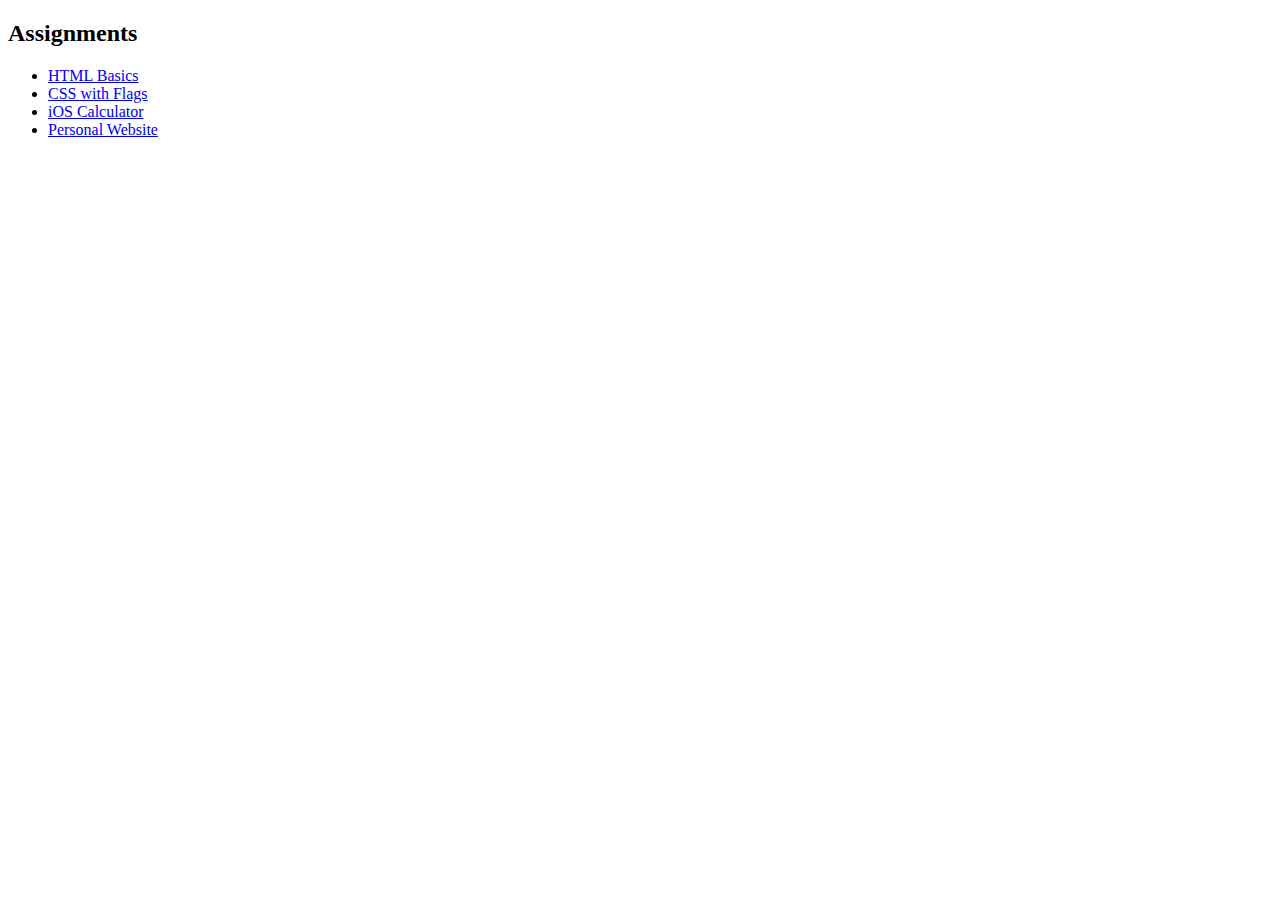
<file: index.html>
<!DOCTYPE html>
<html>
    <head>

    </head>
    <body>
        <h2>Assignments</h2>
        <ul>
            <li><a href='hw2/assign1p1.html'>HTML Basics</a></li>
            <li><a href='hw3/CSSHomework/CSShomework.html'>CSS with Flags</a></li>
            <li><a href='calc/index.html'>iOS Calculator</a></li>
            <li><a href='personal_website/index.html'> Personal Website</a></li>
        </ul>
    </body>
</html>
</file>
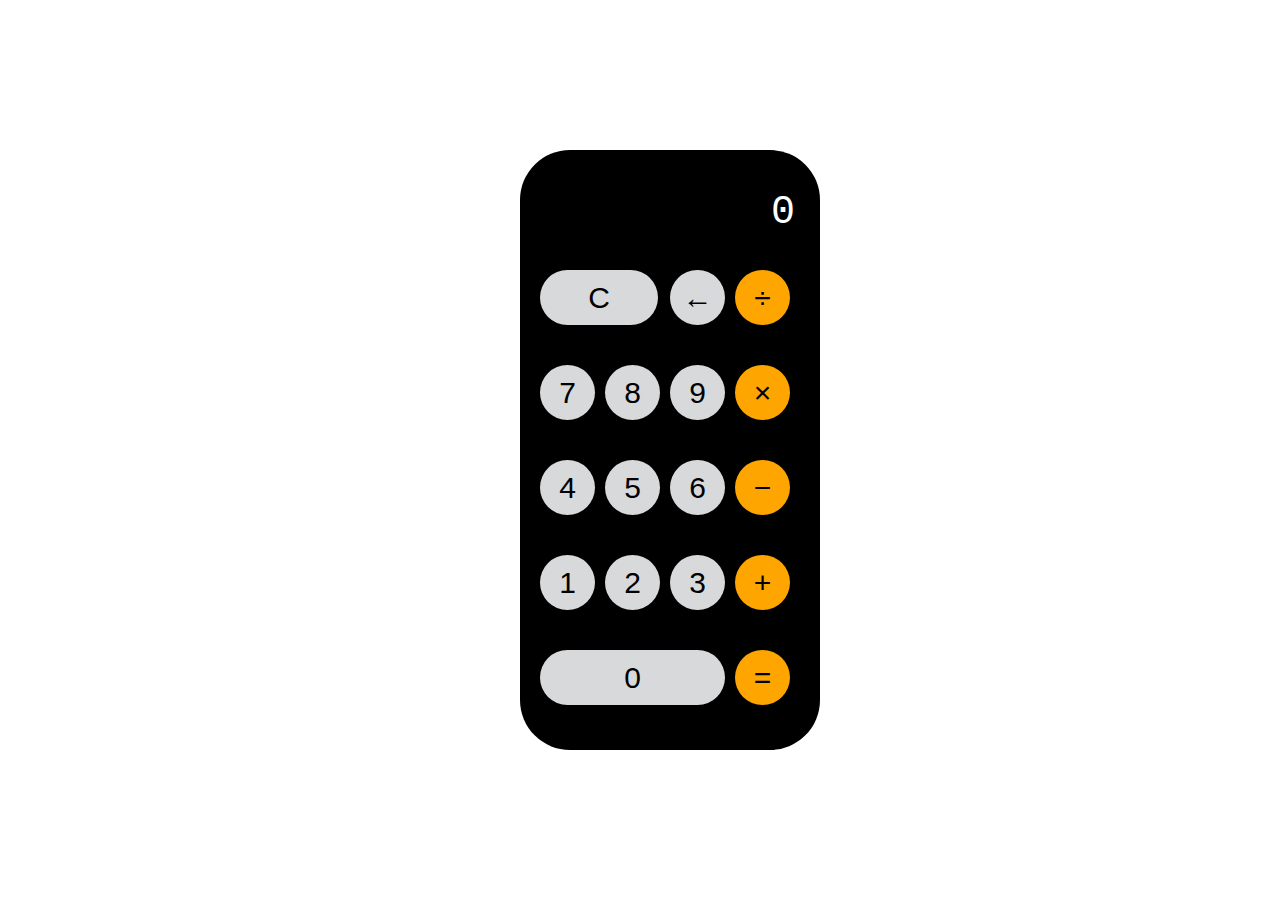
<file: calc/index.html>
<!DOCTYPE html>
<html lang="en">

<head>
  <title> iOS Calculator </title>
  <link rel="stylesheet" href="style.css">
</head>

<body>
  <div class="calculator">
    <div class="screen">
      0
    </div>
    <div class="button-grid">
      <button class="calc-button double clear">C</button>
      <button class="calc-button del">←</button>
      <button class="calc-button operator division">÷</button>
      <div class="calc-button number-7">7</div>
      <div class="calc-button number-8">8</div>
      <div class="calc-button number-9">9</div>
      <div class="calc-button operator multiplication">×</div>
      <div class="calc-button number-4">4</div>
      <div class="calc-button number-5">5</div>
      <div class="calc-button number-6">6</div>
      <div class="calc-button operator subtraction">−</div>
      <div class="calc-button number-1">1</div>
      <div class="calc-button number-2">2</div>
      <div class="calc-button number-3">3</div>
      <div class="calc-button operator addition">+</div>
      <div class="calc-button triple number-0">0</div>
      <div class="calc-button operator equal">=</div>
    </div>
  </div>
  <script src="calc.js"></script>
</body>
</file>
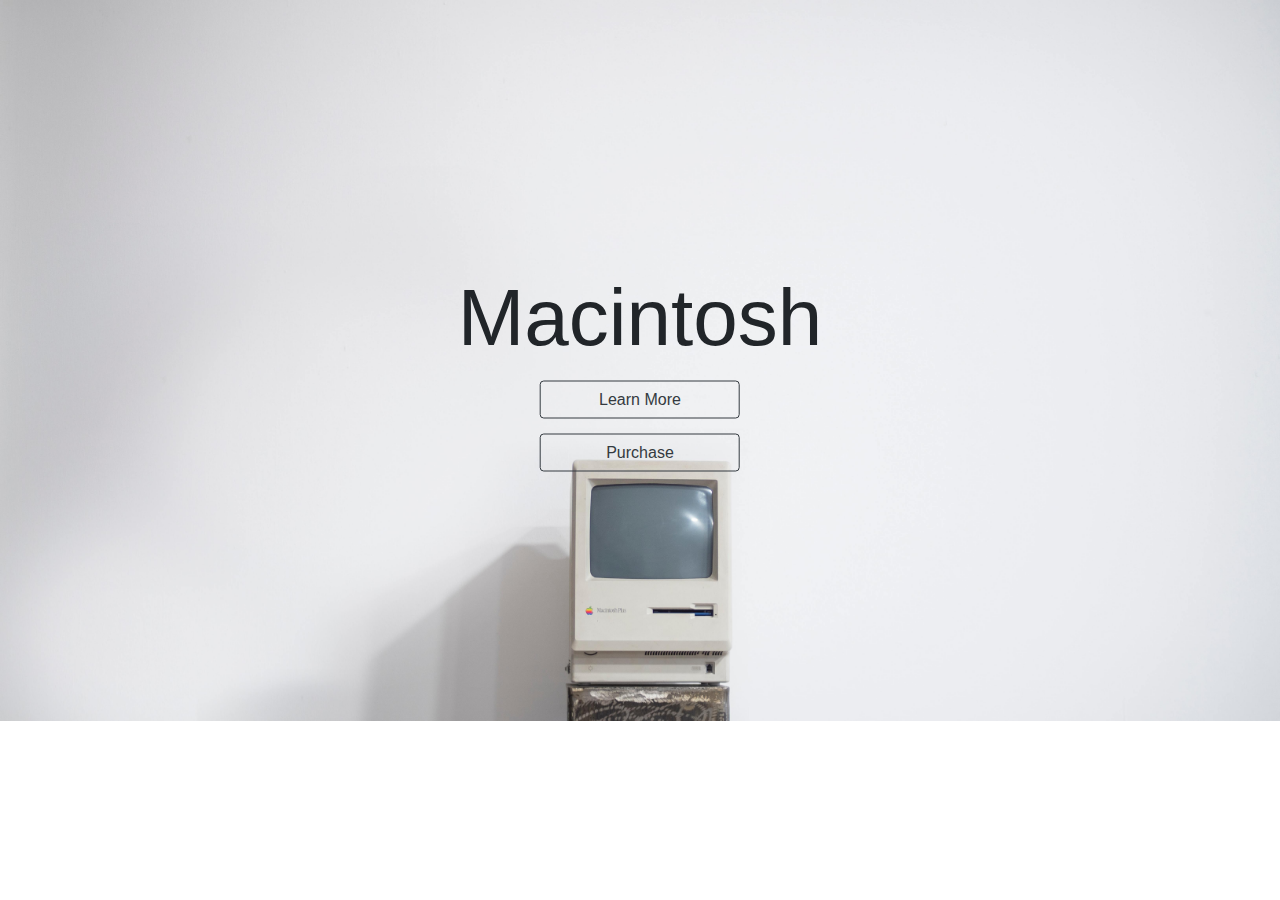
<file: hw1/index.html>
<!DOCTYPE html>
<html lang="en">
<head>
    <title> Macintosh </title>
    <link rel="stylesheet" href="https://stackpath.bootstrapcdn.com/bootstrap/4.4.1/css/bootstrap.min.css" integrity="sha384-Vkoo8x4CGsO3+Hhxv8T/Q5PaXtkKtu6ug5TOeNV6gBiFeWPGFN9MuhOf23Q9Ifjh" crossorigin="anonymous">
    <link href="style.css" rel="stylesheet" type="text/css"/>
</head>
<body>
    <img class="cover-image" src="mac.jpg" alt="A picture of Macintosh">
    <div class="center-box">
        <h1> Macintosh </h1>
        <a class="btn btn-outline-dark" href="#"> Learn More </a>
        <br>
        <a class="btn btn-outline-dark" href="#" onclick="soldout()"> Purchase </a>
    </div>
</body>
<script src="script.js"></script>
</html>
</file>
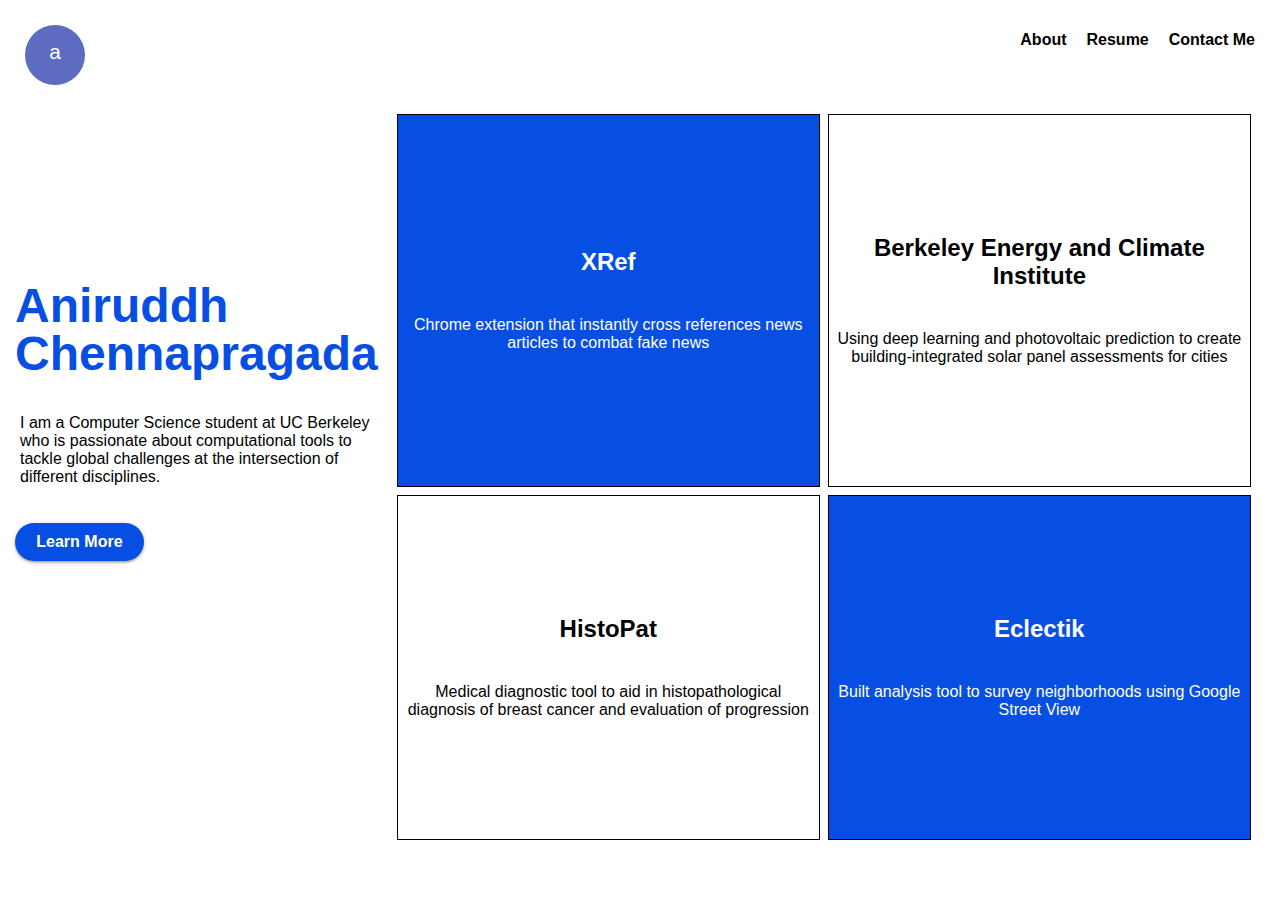
<file: personal_website/index.html>
<!DOCTYPE html>
<html lang="en">
  <head>
    <meta charset="UTF-8" />
    <meta name="viewport" content="width=device-width, initial-scale=1.0" />
    <meta http-equiv="X-UA-Compatible" content="ie=edge" />
    <link
      href="https://fonts.googleapis.com/css?family=Poppins&display=swap"
      rel="stylesheet"
    />
    <link rel="stylesheet" href="style.css" />
    <link
      rel="stylesheet"
      href="https://use.fontawesome.com/releases/v5.5.0/css/all.css"
      integrity="sha384-B4dIYHKNBt8Bc12p+WXckhzcICo0wtJAoU8YZTY5qE0Id1GSseTk6S+L3BlXeVIU"
      crossorigin="anonymous"
    />

    <title>Aniruddh C</title>
  </head>



  <body>
    <div class="grid-wrapper">
      <header>
        <span class="logo">a</span>
        <ul id="navigation">
          <li>About</li>
          <li>Resume</li>
          <li>Contact Me</li>
        </ul>
      </header>
      <aside>
        <h1>Aniruddh Chennapragada</h1>
        <p>
          I am a Computer Science student at UC Berkeley who is passionate about computational tools to tackle global challenges at the intersection of different disciplines.
        </p>
        <p class="button">Learn More</p>
      </aside>
      <div class="portfolio">
        <div class="proj p1">
          <h2>
            XRef
          </h2>
          <p> Chrome extension that instantly cross references news articles to combat fake news </p>
          </div>
        <div class="proj p2">
          <h2>
            Berkeley Energy and Climate Institute
          </h2>
          <p> Using deep learning and photovoltaic prediction to create building-integrated solar panel assessments for cities </p>
        </div>
        <div class="proj p3">
          <h2>
            HistoPat
          </h2>
          <p> Medical diagnostic tool to aid in histopathological diagnosis of breast cancer and evaluation of progression </p>
        </div>
        <div class="proj p4">
          <h2>
            Eclectik
          </h2>
          <p> Built analysis tool to survey neighborhoods using Google Street View </p>
        </div>
      </div>
      <footer>
        <i class="fab fa-instagram"></i>
        <i class="fab fa-twitter"></i>
        <i class="fab fa-facebook-f"></i>
      </footer>
    </div>
  </body>
</html>
</file>
<file: calc/style.css>
* {
  box-sizing: border-box;
}

body {
  font-family: "Helvetica Neue", sans-serif;
  margin: 25px;
}
.calculator {
  /*
  width: 300px;
  height: 400px;
  position: fixed;
  top: 50%;
  left:50%;
  transform: translate(-40%, -50%);
  background-color: black;
  */
  background: black;
  border-radius: 50px;
  color: white;
  height: 600px;
  padding: 20px;
  position: fixed;
  width: 300px;
  top: 50%;
  left:50%;
  transform: translate(-40%, -50%);

}

.button-grid {
  display: grid;
  grid-row-gap: 40px;
  grid-template-columns: repeat(4, 1fr);
  grid-template-rows: repeat(5, 1fr);
}

.button-row {
  display: flex;
  align-content: stretch;
  flex-direction: column;
  justify-content: space-between;
  margin: 5px;
}


.calc-button {
  /*
  background-color: #d8d9db;
  text-align: center;
  color: black;
  height: 60px;
  width: 60px;
  border: none;
  border-radius: 50%;
  font-size: 30px;
  cursor: pointer;
  */
  align-items: center;
  color: black;
  background: #d8d9db;
  border: none;
  border-radius: 50%;
  cursor: pointer;
  display: flex;
  font-size: 30px;
  height: 55px;
  justify-content: center;
  width: 55px;

}

.calc-button.operator {
  background-color: orange;
}
.calc-button.double {
  width: 118px;
  grid-column: 1 / span 2; /*takes width 2 in grid*/
  border-radius: 30px;
}

.calc-button.triple {
  width: 185px;
  grid-column: 1 / span 3; /*takes width 2 in grid*/
  border-radius: 30px;
}

.screen {
  color: white;
  font-size: 40px;
  font-family: "Courier New", Courier, monospace;
  text-align: right;
  padding: 20px 5px;
  height: 100px;
}
</file>
<file: hw1/style.css>
* {
    padding: 0;
    margin: 0;
}

.center-box {
    position: absolute;
    left: 50%;
    top: 42%;
    transform: translate(-50%, -50%);
    text-align: center;
}

h1, h2, p, a {
    font-family: 'Helvetica';
    margin-bottom: 15px;
}

h1 {
    font-size: 80px;
}

h2 {
    font-size: 50px;
}

p {
    font-size: 20px;
    line-height: 30px;
}

a { 
    width: 200px;
}

.cover-image {
    width: 100vw;
}
</file>
<file: personal_website/style.css>
aside,
 header,
 footer,
 article,
 span {
   padding: 15px;
 }

 html,
 body {
   height: 100%;
   margin: 0;
 }

 body {
   font-family: san-serif;
   font-size: 1.2em;
 }

 .grid-wrapper {
   height: 100%;
   display: grid;
   grid-template-columns: 1fr 3fr;
   grid-template-rows: min-content auto min-content;
 }

 aside {
   grid-column: 1/2;
   grid-row: 2/3;
 }

 header {
   grid-column: 1/3;
   grid-row: 1/2;
 }

 footer {
   grid-column: 1/3;
   grid-row: 3/4;
 }

 .flex-wrapper {
   display: flex;
 }


 p {
   padding: 5px;
 }

 @media only screen and (max-width: 850px) {
   .grid-wrapper {
     display: block;
   }

   .flex-wrapper {
     flex-direction: column;
   }

   .image {
     margin-bottom: 20px;
   }
 }

 /* Additonal styles*/



 body {
   font-family: -apple-system, BlinkMacSystemFont, "Segoe UI", Roboto, Oxygen,
     Ubuntu, Cantarell, "Open Sans", "Helvetica Neue", sans-serif;
   font-size: 1rem;
 }

 header {
   display: grid;
   grid-template-columns: 1fr 1.5fr;
   z-index: 1;
 }

 .logo {
   font-size: 1.3rem;
   grid-column: 1/2;
   grid-row: 1/3;
   background-color: #5d6bc0;
   width: 30px;
   height: 30px;
   text-align: center;
   color: white;
   border-radius: 50%;
   margin: 10px;
 }

 li {
   list-style-type: none;
   display: inline;
   padding: 0 10px;
 }

 #navigation {
   grid-column: 2/3;
   grid-row: 1/2;
   display: flex;
   justify-content: flex-end;
   font-weight: 700;
 }

 aside {
   grid-column: 1/2;
   grid-row: 1/3;
   display: flex;
   flex-direction: column;
   justify-content: center;
   z-index: 4;
   flex-wrap: wrap;
 }

 h1 {
   font-size: 3rem;
   margin: 0;
   color: #074fe2;
   line-height: 3rem;
   margin: 15px 0;
 }

 h3 {
   margin: 0;
   text-transform: uppercase;
   letter-spacing: 2rem;
   color: #03b19f;
 }

 .button {
   width: 30%;
   padding: 10px;
   font-size: 1rem;
   border-radius: 20px;
   text-align: center;
   font-weight: 700;
   background-color: #074fe2;
   box-shadow: 0 2px 2px 0 rgba(0, 0, 0, 0.14),
     0 3px 1px -2px rgba(0, 0, 0, 0.12), 0 1px 5px 0 rgba(0, 0, 0, 0.2);
   color: white;
 }



 .background {
   grid-column: 2/3;
   grid-row: 1/4;
   background-image: url("./background2.png");
   background-size: cover;
   background-position: left center;
   background-repeat: no-repeat;
 }

 .portfolio {
   grid-column: 2/3;
   grid-row: 2/3;
   display:flex;
   flex-wrap: wrap;
   margin-right: 10px;
 }

 .p1, .p4 {
   background-color: #074fe2;
   color: white;
 }

 .proj {
   text-align: center;
   display: flex;
   justify-content: center;
   align-items: center;
   flex-direction: column;
   width: 48%;
   box-shadow: 0 0 0 1px black;
   margin: 5px; /*adds space between boxes */
 }

 .fab {
   font-size: 1.4rem;
   margin: 10px;
 }

 @media only screen and (max-width: 850px) {
   .grid-wrapper {

     background-size: cover;
     background-position: center;
     background-blend-mode: screen;
     display: flex;
     flex-direction: column;
   }



   ul {
     flex-direction: column;
     text-align: right;
     width: 150px;
     justify-self: end;
     margin: 0;
   }

   li {
     padding: 1px 5px 1px 0;
   }

   li:last-child {
     margin: 5px 0;
     display: block;
   }

   aside {
     flex-grow: 1;
   }
 }

 .sign-off {
   font-weight: 700;
 }
</file>
